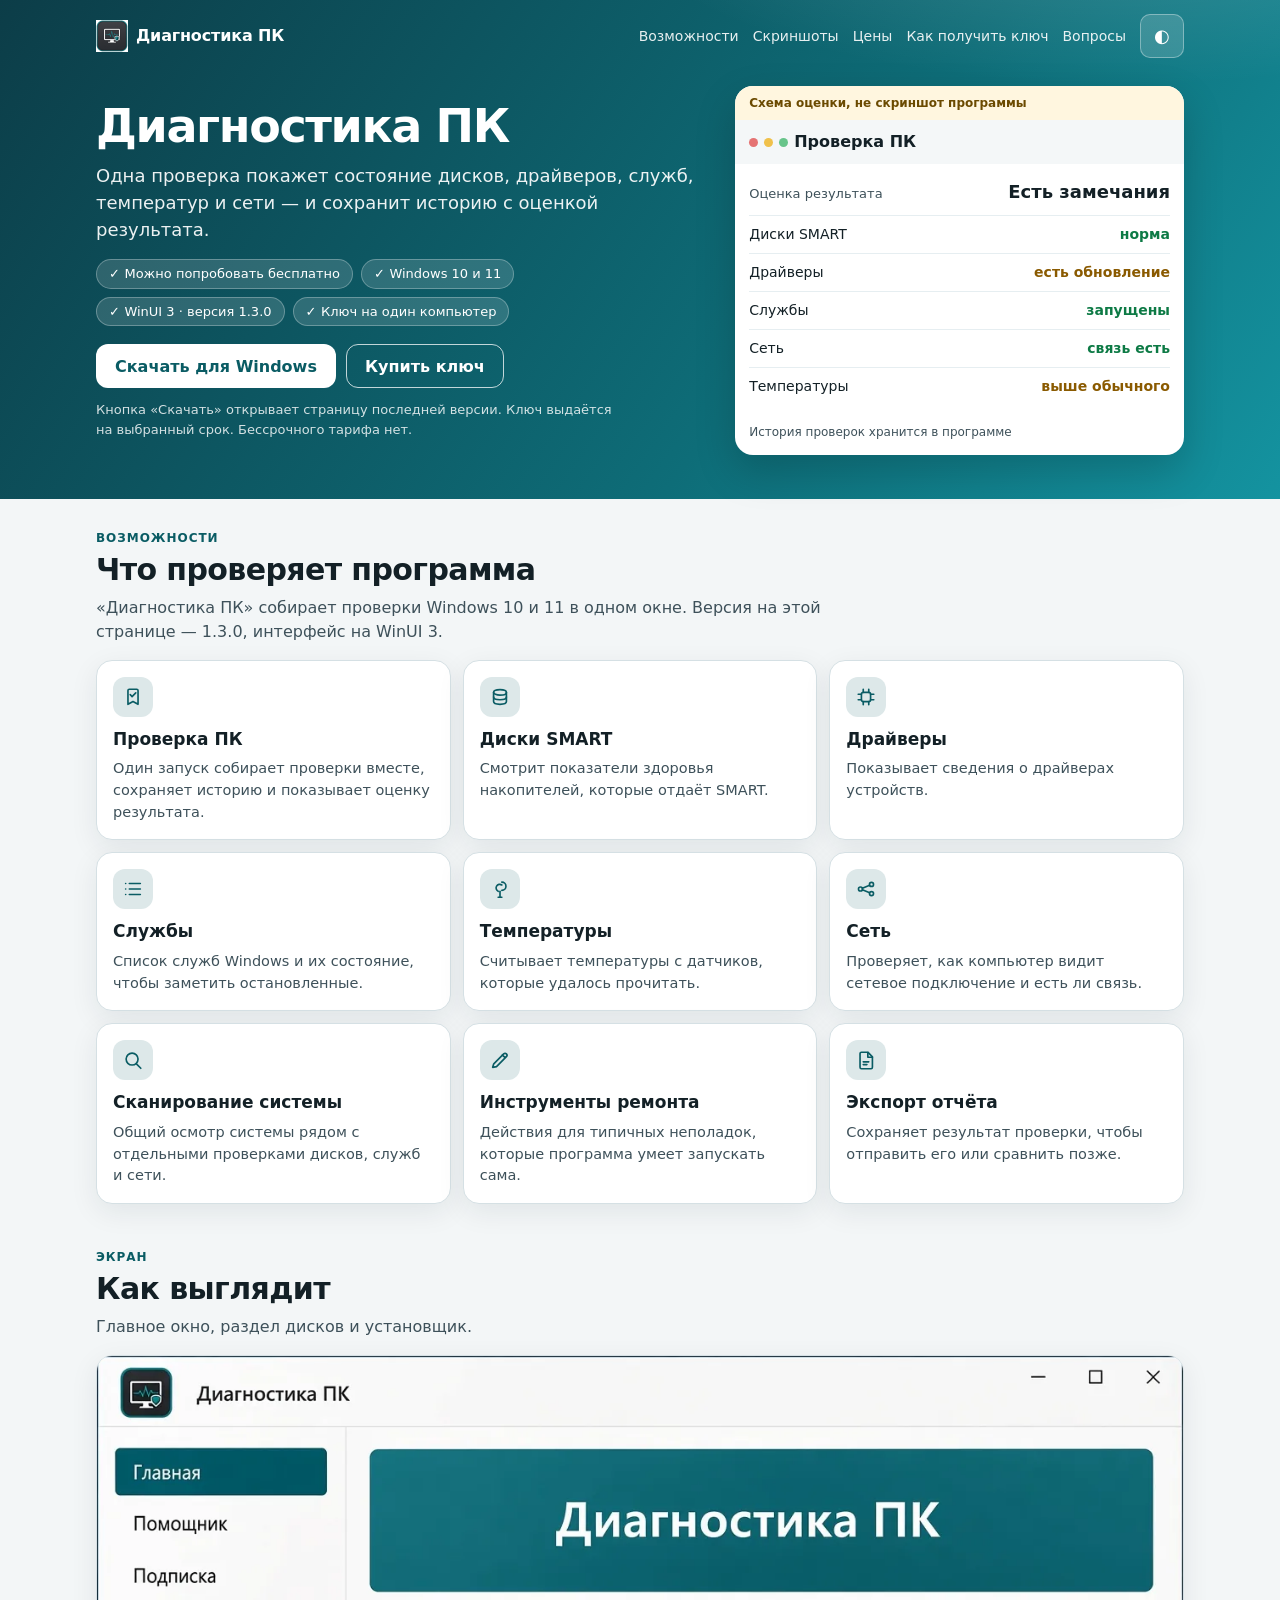
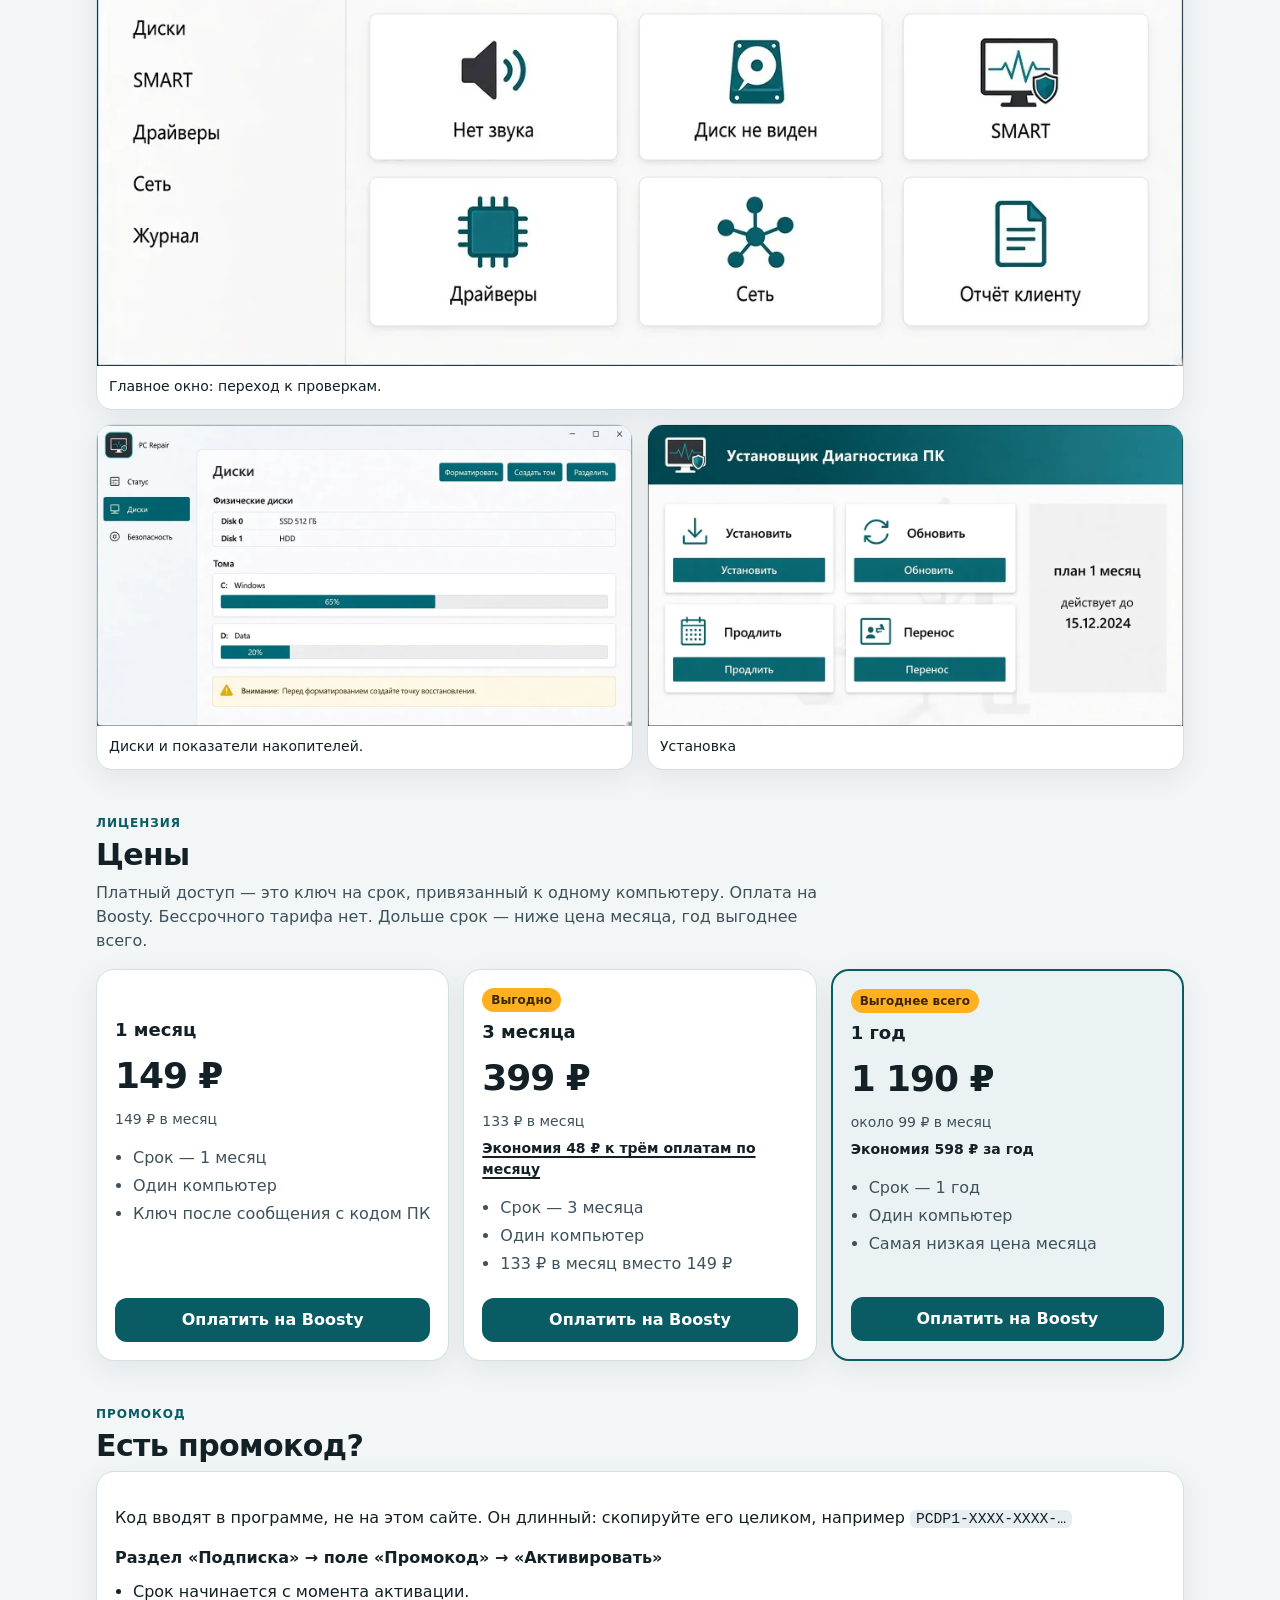
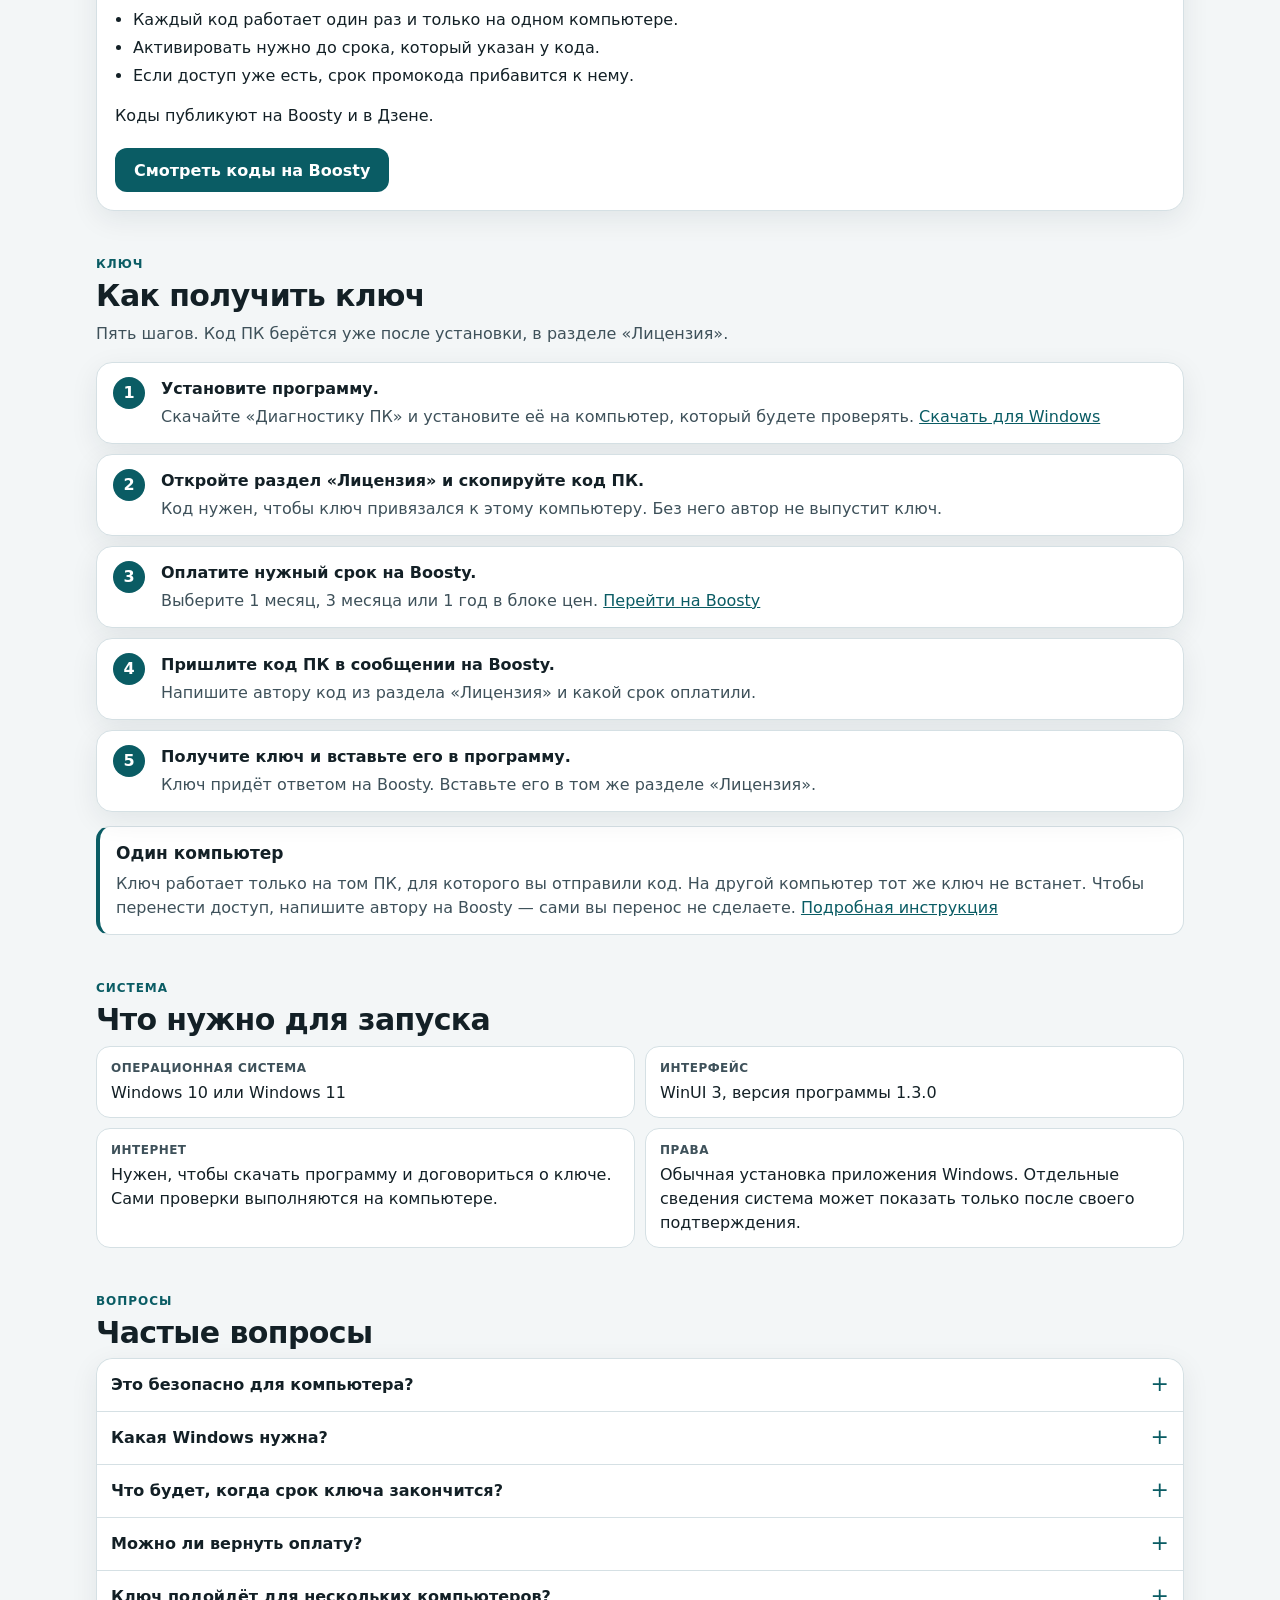
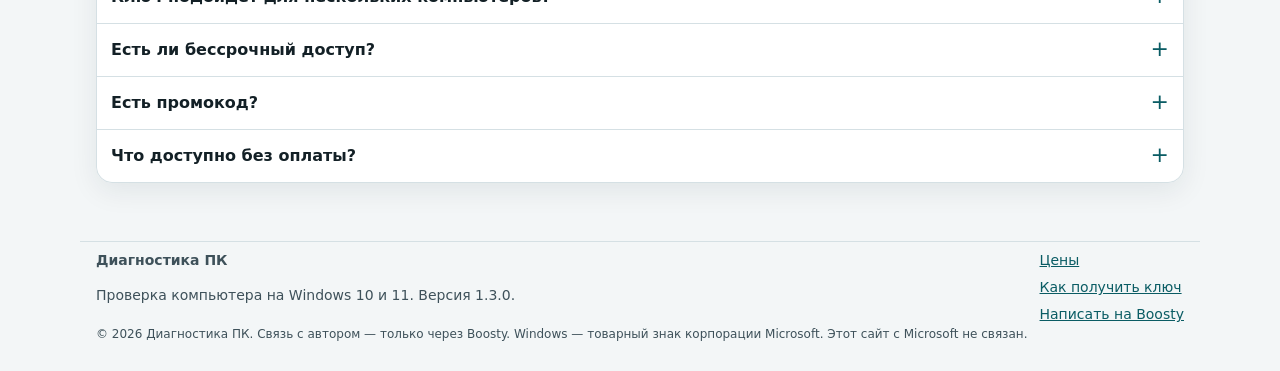
<file: pc-diagnostika/index.html>
<!doctype html>
<html lang="ru">
<head>
<meta charset="utf-8">
<meta name="viewport" content="width=device-width, initial-scale=1">
<title>Диагностика ПК — проверка компьютера на Windows 10 и 11</title>
<meta name="description" content="Проверка ПК на Windows 10 и 11: диски SMART, драйверы, службы, температуры, сеть, история сканирований и отчёт. Можно попробовать бесплатно. Ключ на 1 месяц, 3 месяца или год — на один компьютер.">
<link rel="canonical" href="https://furfantom1331fur.github.io/pc-diagnostika/">
<meta name="robots" content="index, follow">
<meta name="theme-color" content="#0c3d48">
<link rel="icon" href="favicon.png" type="image/png">
<link rel="apple-touch-icon" href="favicon.png">
<meta property="og:type" content="website">
<meta property="og:locale" content="ru_RU">
<meta property="og:site_name" content="Диагностика ПК">
<meta property="og:title" content="Диагностика ПК — проверка компьютера на Windows">
<meta property="og:description" content="Одна проверка покажет состояние дисков, драйверов, служб, температур и сети. Можно попробовать бесплатно. Ключ на срок — на один компьютер.">
<meta property="og:url" content="https://furfantom1331fur.github.io/pc-diagnostika/">
<meta property="og:image" content="https://furfantom1331fur.github.io/pc-diagnostika/og.png">
<meta property="og:image:width" content="1280">
<meta property="og:image:height" content="720">
<meta property="og:image:alt" content="Диагностика ПК — проверка компьютера на Windows 10 и 11">
<meta name="twitter:card" content="summary_large_image">
<meta name="twitter:title" content="Диагностика ПК — проверка компьютера на Windows">
<meta name="twitter:description" content="Диски, драйверы, температуры и сеть. Пробный запуск бесплатно, ключ на срок — на один компьютер.">
<meta name="twitter:image" content="https://furfantom1331fur.github.io/pc-diagnostika/og.png">
<script>/* тема до отрисовки, чтобы не мигало */try{var t=localStorage.getItem('pcd.theme');if(t||matchMedia('(prefers-color-scheme: dark)').matches)document.documentElement.dataset.theme=t||'dark'}catch(e){}</script>
<link rel="stylesheet" href="style.css?v=20261107d">
<script type="application/ld+json">
{
  "@context": "https://schema.org",
  "@type": "SoftwareApplication",
  "name": "Диагностика ПК",
  "softwareVersion": "1.3.0",
  "operatingSystem": "Windows 10, Windows 11",
  "applicationCategory": "UtilitiesApplication",
  "url": "https://furfantom1331fur.github.io/pc-diagnostika/",
  "inLanguage": "ru",
  "description": "Программа проверки компьютера на Windows 10 и 11: диски SMART, драйверы, службы, температуры, сеть, проверка в один клик с историей и оценкой, инструменты ремонта и экспорт отчёта.",
  "offers": [
    {"@type": "Offer", "price": "0", "priceCurrency": "RUB", "description": "Пробный запуск без ключа"},
    {"@type": "Offer", "price": "149", "priceCurrency": "RUB", "description": "Ключ на 1 месяц, один компьютер"},
    {"@type": "Offer", "price": "399", "priceCurrency": "RUB", "description": "Ключ на 3 месяца, один компьютер"},
    {"@type": "Offer", "price": "1190", "priceCurrency": "RUB", "description": "Ключ на 1 год, один компьютер"}
  ]
}
</script>
<script type="application/ld+json">
{
  "@context": "https://schema.org",
  "@type": "FAQPage",
  "mainEntity": [
    {
      "@type": "Question",
      "name": "Это безопасно для компьютера?",
      "acceptedAnswer": {
        "@type": "Answer",
        "text": "Диагностика ПК читает сведения о компьютере — диски, драйверы, службы, температуры, сеть — и показывает результат на экране. Это программа проверки, а не антивирус: она не обещает удалить вирусы и не заменяет резервную копию. Скачивайте установщик только кнопкой «Скачать» на этой странице. Перед установкой Windows может показать окно контроля учётных записей: так система спрашивает разрешение."
      }
    },
    {
      "@type": "Question",
      "name": "Какая Windows нужна?",
      "acceptedAnswer": {
        "@type": "Answer",
        "text": "Нужна Windows 10 или Windows 11. Программа собрана на WinUI 3 под эти системы. Более старые версии Windows не поддерживаются."
      }
    },
    {
      "@type": "Question",
      "name": "Что будет, когда срок ключа закончится?",
      "acceptedAnswer": {
        "@type": "Answer",
        "text": "Ключ работает до конца оплаченного срока и только на том компьютере, для которого вы его получили. Когда срок заканчивается, этот ключ больше не открывает доступ. Чтобы продолжить, выберите новый срок на Boosty и снова пришлите код ПК из раздела «Лицензия». Что программа позволяет без действующего ключа, написано в разделе «Лицензия» внутри неё."
      }
    },
    {
      "@type": "Question",
      "name": "Можно ли вернуть оплату?",
      "acceptedAnswer": {
        "@type": "Answer",
        "text": "Оплата идёт через Boosty. Вопросы о возврате решайте с автором в сообщениях на Boosty: напишите, какой срок оплатили и что случилось. Эта страница не обещает возврат и не заменяет правила Boosty."
      }
    },
    {
      "@type": "Question",
      "name": "Ключ подойдёт для нескольких компьютеров?",
      "acceptedAnswer": {
        "@type": "Answer",
        "text": "Нет. Один ключ привязан к одному ПК — к тому, чей код вы отправили. Чтобы пользоваться программой на другом компьютере, напишите автору на Boosty. Сами перенести ключ нельзя."
      }
    },
    {
      "@type": "Question",
      "name": "Есть ли бессрочный доступ?",
      "acceptedAnswer": {
        "@type": "Answer",
        "text": "Нет. Доступ продаётся на срок: 1 месяц, 3 месяца или 1 год. Бессрочного тарифа нет."
      }
    },
    {
      "@type": "Question",
      "name": "Есть промокод?",
      "acceptedAnswer": {
        "@type": "Answer",
        "text": "Промокод вводят в программе, не на этом сайте. Код длинный, его копируют целиком. Вид такой: PCDP1-XXXX-XXXX-…. Откройте раздел «Подписка», вставьте код в поле «Промокод» и нажмите «Активировать». Срок начинается с активации. Каждый код срабатывает один раз на одном компьютере и только до своего срока. Если доступ уже есть, срок промокода прибавится к нему. Коды публикуют на Boosty и в Дзене."
      }
    },
    {
      "@type": "Question",
      "name": "Что доступно без оплаты?",
      "acceptedAnswer": {
        "@type": "Answer",
        "text": "Программу можно установить и попробовать без ключа. Оплаченный ключ открывает доступ на выбранный срок. Точный список того, что закрыто без ключа, показывает раздел «Лицензия» в программе — он зависит от версии."
      }
    }
  ]
}
</script>
<!-- Yandex.Metrika counter -->
<script type="text/javascript">
  (function(m,e,t,r,i,k,a){
    m[i]=m[i]||function(){(m[i].a=m[i].a||[]).push(arguments)};
    m[i].l=1*new Date();
    for (var j = 0; j < document.scripts.length; j++) {if (document.scripts[j].src === r) { return; }}
    k=e.createElement(t),a=e.getElementsByTagName(t)[0],k.async=1,k.src=r,a.parentNode.insertBefore(k,a)
  })(window, document, 'script', 'https://mc.yandex.ru/metrika/tag.js?id=113981254', 'ym');
  ym(113981254, 'init', {ssr:true, webvisor:true, clickmap:true, accurateTrackBounce:true, trackLinks:true});
</script>
<noscript><div><img src="https://mc.yandex.ru/watch/113981254" style="position:absolute; left:-9999px;" alt="" /></div></noscript>
<!-- /Yandex.Metrika counter -->
</head>
<body>
<a class="skip" href="#main">К содержанию</a>
<header class="top">
  <div class="wrap">
    <nav class="nav" aria-label="Разделы">
      <a class="logo" href="./"><img src="favicon.png" alt="" width="32" height="32"> Диагностика ПК</a>
      <div class="nav-side">
        <details class="nav-drop">
          <summary>Меню</summary>
          <div class="nav-drop-panel">
            <a href="./#features">Возможности</a>
            <a href="./#screens">Скриншоты</a>
            <a href="./#prices">Цены</a>
            <a href="instrukciya.html">Как получить ключ</a>
            <a href="./#faq">Вопросы</a>
          </div>
        </details>
        <div class="nav-links">
          <a href="./#features">Возможности</a>
          <a href="./#screens">Скриншоты</a>
          <a href="./#prices">Цены</a>
          <a href="instrukciya.html">Как получить ключ</a>
          <a href="./#faq">Вопросы</a>
          <button type="button" id="theme" class="icon-btn" aria-label="Переключить тёмную тему" title="Тёмная / светлая тема">◐</button>
        </div>
      </div>
    </nav>
    <div class="hero">
      <div class="hero-copy">
        <h1>Диагностика ПК</h1>
        <p class="sub">Одна проверка покажет состояние дисков, драйверов, служб, температур и сети — и сохранит историю с оценкой результата.</p>
        <ul class="badges">
          <li>Можно попробовать бесплатно</li>
          <li>Windows 10 и 11</li>
          <li>WinUI 3 · версия 1.3.0</li>
          <li>Ключ на один компьютер</li>
        </ul>
        <div class="hero-actions">
          <a class="btn btn-light" data-download>Скачать для Windows</a>
          <a class="btn btn-line" href="./#prices">Купить ключ</a>
        </div>
        <p class="hero-note">Кнопка «Скачать» открывает страницу последней версии. Ключ выдаётся на выбранный срок. Бессрочного тарифа нет.</p>
      </div>
      <div class="demo" aria-hidden="true">
        <p class="demo-flag">Схема оценки, не скриншот программы</p>
        <div class="demo-bar"><span></span><span></span><span></span><b>Проверка ПК</b></div>
        <div class="demo-score"><span>Оценка результата</span><strong>Есть замечания</strong></div>
        <ul>
          <li class="ok"><span>Диски SMART</span><em>норма</em></li>
          <li class="warn"><span>Драйверы</span><em>есть обновление</em></li>
          <li class="ok"><span>Службы</span><em>запущены</em></li>
          <li class="ok"><span>Сеть</span><em>связь есть</em></li>
          <li class="warn"><span>Температуры</span><em>выше обычного</em></li>
        </ul>
        <p class="demo-history">История проверок хранится в программе</p>
      </div>
    </div>
  </div>
</header>

<main id="main">
  <section class="section" id="features">
    <div class="wrap">
      <p class="kicker">Возможности</p>
      <h2>Что проверяет программа</h2>
      <p class="lead">«Диагностика ПК» собирает проверки Windows 10 и 11 в одном окне. Версия на этой странице — 1.3.0, интерфейс на WinUI 3.</p>
      <div class="feature-grid">
        <article class="feature">
          <div class="ico" aria-hidden="true"><svg viewBox="0 0 24 24" width="22" height="22" fill="none" stroke="currentColor" stroke-width="1.8" stroke-linecap="round" stroke-linejoin="round"><path d="M8 3.5h8a1.5 1.5 0 0 1 1.5 1.5v15l-5.5-3-5.5 3V5A1.5 1.5 0 0 1 8 3.5z"/><path d="M9 9.5l2 2 4-4"/></svg></div>
          <h3>Проверка ПК</h3>
          <p>Один запуск собирает проверки вместе, сохраняет историю и показывает оценку результата.</p>
        </article>
        <article class="feature">
          <div class="ico" aria-hidden="true"><svg viewBox="0 0 24 24" width="22" height="22" fill="none" stroke="currentColor" stroke-width="1.8" stroke-linecap="round" stroke-linejoin="round"><ellipse cx="12" cy="7" rx="7" ry="3"/><path d="M5 7v5c0 1.7 3.1 3 7 3s7-1.3 7-3V7"/><path d="M5 12v5c0 1.7 3.1 3 7 3s7-1.3 7-3v-5"/></svg></div>
          <h3>Диски SMART</h3>
          <p>Смотрит показатели здоровья накопителей, которые отдаёт SMART.</p>
        </article>
        <article class="feature">
          <div class="ico" aria-hidden="true"><svg viewBox="0 0 24 24" width="22" height="22" fill="none" stroke="currentColor" stroke-width="1.8" stroke-linecap="round" stroke-linejoin="round"><rect x="7" y="7" width="10" height="10" rx="2"/><path d="M9 3.5v3.5M15 3.5v3.5M9 17v3.5M15 17v3.5M3.5 9H7M3.5 15H7M17 9h3.5M17 15h3.5"/></svg></div>
          <h3>Драйверы</h3>
          <p>Показывает сведения о драйверах устройств.</p>
        </article>
        <article class="feature">
          <div class="ico" aria-hidden="true"><svg viewBox="0 0 24 24" width="22" height="22" fill="none" stroke="currentColor" stroke-width="1.8" stroke-linecap="round"><path d="M8 6h12M8 12h12M8 18h12"/><path d="M4 6h.01M4 12h.01M4 18h.01"/></svg></div>
          <h3>Службы</h3>
          <p>Список служб Windows и их состояние, чтобы заметить остановленные.</p>
        </article>
        <article class="feature">
          <div class="ico" aria-hidden="true"><svg viewBox="0 0 24 24" width="22" height="22" fill="none" stroke="currentColor" stroke-width="1.8" stroke-linecap="round" stroke-linejoin="round"><path d="M10 14.5a4 4 0 1 1 4-6.9"/><path d="M12 14.5V21"/><path d="M10 21h4"/><path d="M14 4.5a4.5 4.5 0 0 1 0 9"/></svg></div>
          <h3>Температуры</h3>
          <p>Считывает температуры с датчиков, которые удалось прочитать.</p>
        </article>
        <article class="feature">
          <div class="ico" aria-hidden="true"><svg viewBox="0 0 24 24" width="22" height="22" fill="none" stroke="currentColor" stroke-width="1.8" stroke-linecap="round"><circle cx="6" cy="12" r="2.2"/><circle cx="18" cy="7" r="2.2"/><circle cx="18" cy="17" r="2.2"/><path d="M8 11.2 16 8M8 12.8l8 3.2"/></svg></div>
          <h3>Сеть</h3>
          <p>Проверяет, как компьютер видит сетевое подключение и есть ли связь.</p>
        </article>
        <article class="feature">
          <div class="ico" aria-hidden="true"><svg viewBox="0 0 24 24" width="22" height="22" fill="none" stroke="currentColor" stroke-width="1.8" stroke-linecap="round"><circle cx="11" cy="11" r="6.5"/><path d="M16 16.5 20.5 21"/></svg></div>
          <h3>Сканирование системы</h3>
          <p>Общий осмотр системы рядом с отдельными проверками дисков, служб и сети.</p>
        </article>
        <article class="feature">
          <div class="ico" aria-hidden="true"><svg viewBox="0 0 24 24" width="22" height="22" fill="none" stroke="currentColor" stroke-width="1.8" stroke-linecap="round" stroke-linejoin="round"><path d="M14.5 6.5l3 3M4 20l4.2-.8L19 8.4a2.1 2.1 0 0 0-3-3L5.2 16.2 4 20z"/></svg></div>
          <h3>Инструменты ремонта</h3>
          <p>Действия для типичных неполадок, которые программа умеет запускать сама.</p>
        </article>
        <article class="feature">
          <div class="ico" aria-hidden="true"><svg viewBox="0 0 24 24" width="22" height="22" fill="none" stroke="currentColor" stroke-width="1.8" stroke-linecap="round" stroke-linejoin="round"><path d="M7 3.5h7l5 5V20a1.5 1.5 0 0 1-1.5 1.5h-10.5A1.5 1.5 0 0 1 5.5 20V5A1.5 1.5 0 0 1 7 3.5z"/><path d="M14 3.8V9h5"/><path d="M9 14h6M9 17h4"/></svg></div>
          <h3>Экспорт отчёта</h3>
          <p>Сохраняет результат проверки, чтобы отправить его или сравнить позже.</p>
        </article>
      </div>
    </div>
  </section>

  <section class="section" id="screens">
    <div class="wrap">
      <p class="kicker">Экран</p>
      <h2>Как выглядит</h2>
      <p class="lead">Главное окно, раздел дисков и установщик.</p>
      <div class="shot-grid">
        <figure class="shot shot-main">
          <img src="img/home.webp" width="1280" height="720" alt="Главное окно «Диагностика ПК»: переход к проверкам звука, дисков, SMART, драйверов, сети и отчёта" decoding="async">
          <figcaption>Главное окно: переход к проверкам.</figcaption>
        </figure>
        <figure class="shot">
          <img src="img/disks.webp" width="1280" height="720" alt="Раздел «Диски»: накопители и занятое место на томах" decoding="async">
          <figcaption>Диски и показатели накопителей.</figcaption>
        </figure>
        <figure class="shot">
          <img src="img/installer.webp" width="1280" height="720" alt="Установщик «Диагностика ПК»: установка, обновление, продление и перенос" decoding="async">
          <figcaption>Установка</figcaption>
        </figure>
      </div>
    </div>
  </section>

  <section class="section" id="prices">
    <div class="wrap">
      <p class="kicker">Лицензия</p>
      <h2>Цены</h2>
      <p class="lead">Платный доступ — это ключ на срок, привязанный к одному компьютеру. Оплата на Boosty. Бессрочного тарифа нет. Дольше срок — ниже цена месяца, год выгоднее всего.</p>
      <div class="price-grid">
        <article class="price">
          <h3>1 месяц</h3>
          <p class="sum">149&nbsp;₽</p>
          <p class="per">149&nbsp;₽ в месяц</p>
          <ul>
            <li>Срок — 1 месяц</li>
            <li>Один компьютер</li>
            <li>Ключ после сообщения с кодом ПК</li>
          </ul>
          <a class="btn btn-primary" data-boosty data-plan="1m">Оплатить на Boosty</a>
        </article>
        <article class="price price-good">
          <p class="badge">Выгодно</p>
          <h3>3 месяца</h3>
          <p class="sum">399&nbsp;₽</p>
          <p class="per">133&nbsp;₽ в месяц</p>
          <p class="save">Экономия 48&nbsp;₽ к трём оплатам по месяцу</p>
          <ul>
            <li>Срок — 3 месяца</li>
            <li>Один компьютер</li>
            <li>133&nbsp;₽ в месяц вместо 149&nbsp;₽</li>
          </ul>
          <a class="btn btn-primary" data-boosty data-plan="3m">Оплатить на Boosty</a>
        </article>
        <article class="price price-best">
          <p class="badge">Выгоднее всего</p>
          <h3>1 год</h3>
          <p class="sum">1&nbsp;190&nbsp;₽</p>
          <p class="per">около 99&nbsp;₽ в месяц</p>
          <p class="save">Экономия 598&nbsp;₽ за год</p>
          <ul>
            <li>Срок — 1 год</li>
            <li>Один компьютер</li>
            <li>Самая низкая цена месяца</li>
          </ul>
          <a class="btn btn-primary" data-boosty data-plan="1y">Оплатить на Boosty</a>
        </article>
      </div>
    </div>
  </section>

  <section class="section" id="promo">
    <div class="wrap">
      <p class="kicker">Промокод</p>
      <h2>Есть промокод?</h2>
      <div class="promo">
        <p>Код вводят в программе, не на этом сайте. Он длинный: скопируйте его целиком, например <code class="code">PCDP1-XXXX-XXXX-…</code></p>
        <p class="path">Раздел «Подписка» → поле «Промокод» → «Активировать»</p>
        <ul>
          <li>Срок начинается с момента активации.</li>
          <li>Каждый код работает один раз и только на одном компьютере.</li>
          <li>Активировать нужно до срока, который указан у кода.</li>
          <li>Если доступ уже есть, срок промокода прибавится к нему.</li>
        </ul>
        <p>Коды публикуют на Boosty и в Дзене.</p>
        <a class="btn btn-primary inline" data-promo>Смотреть коды на Boosty</a>
      </div>
    </div>
  </section>

  <section class="section" id="howto">
    <div class="wrap">
      <p class="kicker">Ключ</p>
      <h2>Как получить ключ</h2>
      <p class="lead">Пять шагов. Код ПК берётся уже после установки, в разделе «Лицензия».</p>
      <ol class="steps">
        <li>
          <strong>Установите программу.</strong>
          <p>Скачайте «Диагностику ПК» и установите её на компьютер, который будете проверять. <a data-download>Скачать для Windows</a></p>
        </li>
        <li>
          <strong>Откройте раздел «Лицензия» и скопируйте код ПК.</strong>
          <p>Код нужен, чтобы ключ привязался к этому компьютеру. Без него автор не выпустит ключ.</p>
        </li>
        <li>
          <strong>Оплатите нужный срок на Boosty.</strong>
          <p>Выберите 1 месяц, 3 месяца или 1 год в блоке цен. <a data-boosty data-plan="steps">Перейти на Boosty</a></p>
        </li>
        <li>
          <strong>Пришлите код ПК в сообщении на Boosty.</strong>
          <p>Напишите автору код из раздела «Лицензия» и какой срок оплатили.</p>
        </li>
        <li>
          <strong>Получите ключ и вставьте его в программу.</strong>
          <p>Ключ придёт ответом на Boosty. Вставьте его в том же разделе «Лицензия».</p>
        </li>
      </ol>
      <div class="callout">
        <h3>Один компьютер</h3>
        <p>Ключ работает только на том ПК, для которого вы отправили код. На другой компьютер тот же ключ не встанет. Чтобы перенести доступ, напишите автору на Boosty — сами вы перенос не сделаете. <a href="instrukciya.html">Подробная инструкция</a></p>
      </div>
    </div>
  </section>

  <section class="section" id="requirements">
    <div class="wrap">
      <p class="kicker">Система</p>
      <h2>Что нужно для запуска</h2>
      <dl class="reqs">
        <div>
          <dt>Операционная система</dt>
          <dd>Windows 10 или Windows 11</dd>
        </div>
        <div>
          <dt>Интерфейс</dt>
          <dd>WinUI 3, версия программы 1.3.0</dd>
        </div>
        <div>
          <dt>Интернет</dt>
          <dd>Нужен, чтобы скачать программу и договориться о ключе. Сами проверки выполняются на компьютере.</dd>
        </div>
        <div>
          <dt>Права</dt>
          <dd>Обычная установка приложения Windows. Отдельные сведения система может показать только после своего подтверждения.</dd>
        </div>
      </dl>
    </div>
  </section>

  <section class="section" id="faq">
    <div class="wrap">
      <p class="kicker">Вопросы</p>
      <h2>Частые вопросы</h2>
      <div class="faq">
        <details class="qa">
          <summary>Это безопасно для компьютера?</summary>
          <p>Диагностика ПК читает сведения о компьютере — диски, драйверы, службы, температуры, сеть — и показывает результат на экране. Это программа проверки, а не антивирус: она не обещает удалить вирусы и не заменяет резервную копию. Скачивайте установщик только кнопкой «Скачать» на этой странице. Перед установкой Windows может показать окно контроля учётных записей: так система спрашивает разрешение.</p>
        </details>
        <details class="qa">
          <summary>Какая Windows нужна?</summary>
          <p>Нужна Windows 10 или Windows 11. Программа собрана на WinUI 3 под эти системы. Более старые версии Windows не поддерживаются.</p>
        </details>
        <details class="qa">
          <summary>Что будет, когда срок ключа закончится?</summary>
          <p>Ключ работает до конца оплаченного срока и только на том компьютере, для которого вы его получили. Когда срок заканчивается, этот ключ больше не открывает доступ. Чтобы продолжить, выберите новый срок на Boosty и снова пришлите код ПК из раздела «Лицензия». Что программа позволяет без действующего ключа, написано в разделе «Лицензия» внутри неё.</p>
        </details>
        <details class="qa">
          <summary>Можно ли вернуть оплату?</summary>
          <p>Оплата идёт через Boosty. Вопросы о возврате решайте с автором в сообщениях на Boosty: напишите, какой срок оплатили и что случилось. Эта страница не обещает возврат и не заменяет правила Boosty.</p>
        </details>
        <details class="qa">
          <summary>Ключ подойдёт для нескольких компьютеров?</summary>
          <p>Нет. Один ключ привязан к одному ПК — к тому, чей код вы отправили. Чтобы пользоваться программой на другом компьютере, напишите автору на Boosty. Сами перенести ключ нельзя.</p>
        </details>
        <details class="qa">
          <summary>Есть ли бессрочный доступ?</summary>
          <p>Нет. Доступ продаётся на срок: 1 месяц, 3 месяца или 1 год. Бессрочного тарифа нет.</p>
        </details>
        <details class="qa">
          <summary>Есть промокод?</summary>
          <p>Промокод вводят в программе, не на этом сайте. Код длинный, его копируют целиком. Вид такой: <code class="code">PCDP1-XXXX-XXXX-…</code>. Откройте раздел «Подписка», вставьте код в поле «Промокод» и нажмите «Активировать». Срок начинается с активации. Каждый код срабатывает один раз на одном компьютере и только до своего срока. Если доступ уже есть, срок промокода прибавится к нему. Коды публикуют на Boosty и в Дзене.</p>
        </details>
        <details class="qa">
          <summary>Что доступно без оплаты?</summary>
          <p>Программу можно установить и попробовать без ключа. Оплаченный ключ открывает доступ на выбранный срок. Точный список того, что закрыто без ключа, показывает раздел «Лицензия» в программе — он зависит от версии.</p>
        </details>
      </div>
    </div>
  </section>
</main>

<footer class="site-foot">
  <div class="wrap foot-grid">
    <div>
      <strong>Диагностика ПК</strong>
      <p>Проверка компьютера на Windows 10 и 11. Версия 1.3.0.</p>
    </div>
    <div class="foot-links">
      <a href="./#prices">Цены</a>
      <a href="instrukciya.html">Как получить ключ</a>
      <a data-boosty data-plan="contact">Написать на Boosty</a>
    </div>
  </div>
  <p class="wrap legal">© 2026 Диагностика ПК. Связь с автором — только через Boosty. Windows — товарный знак корпорации Microsoft. Этот сайт с Microsoft не связан.</p>
</footer>
<script src="config.js?v=20261107d"></script>
<script src="site.js?v=20261107d"></script>
</body>
</html>
</file>
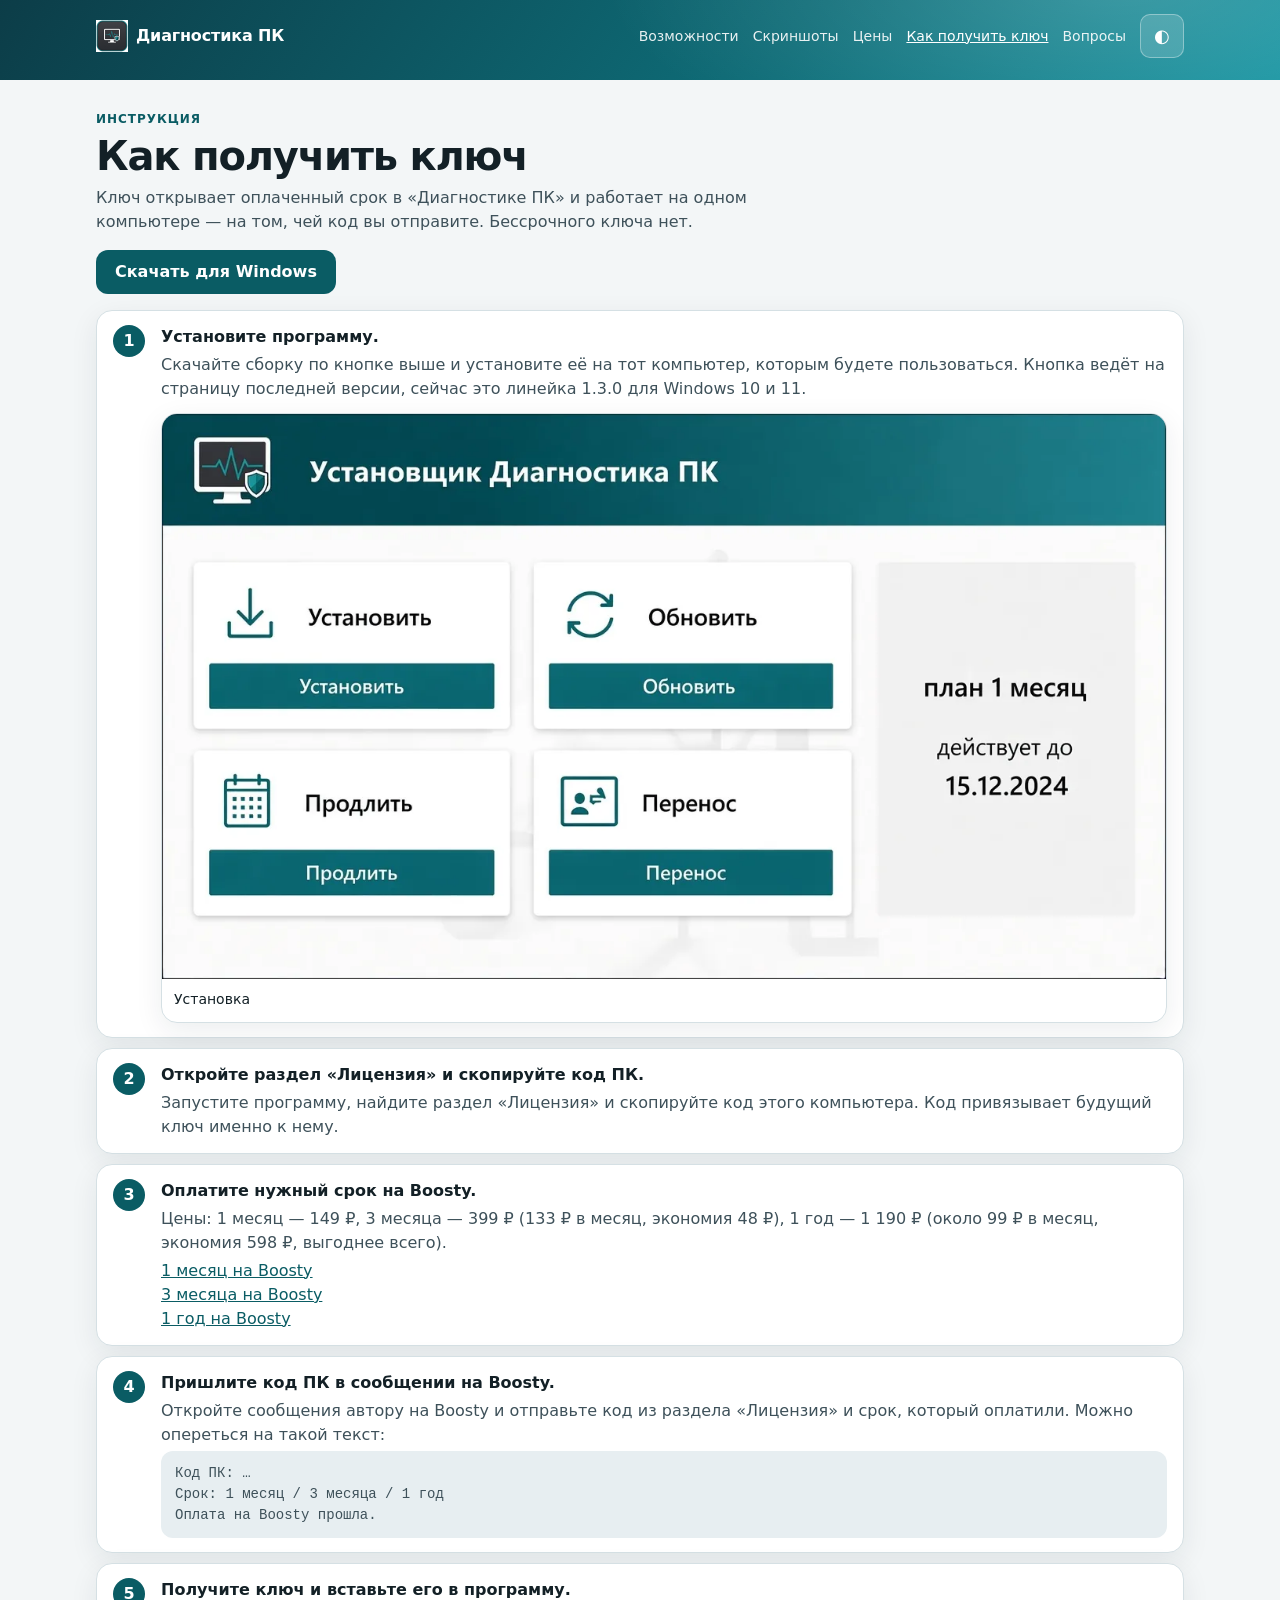
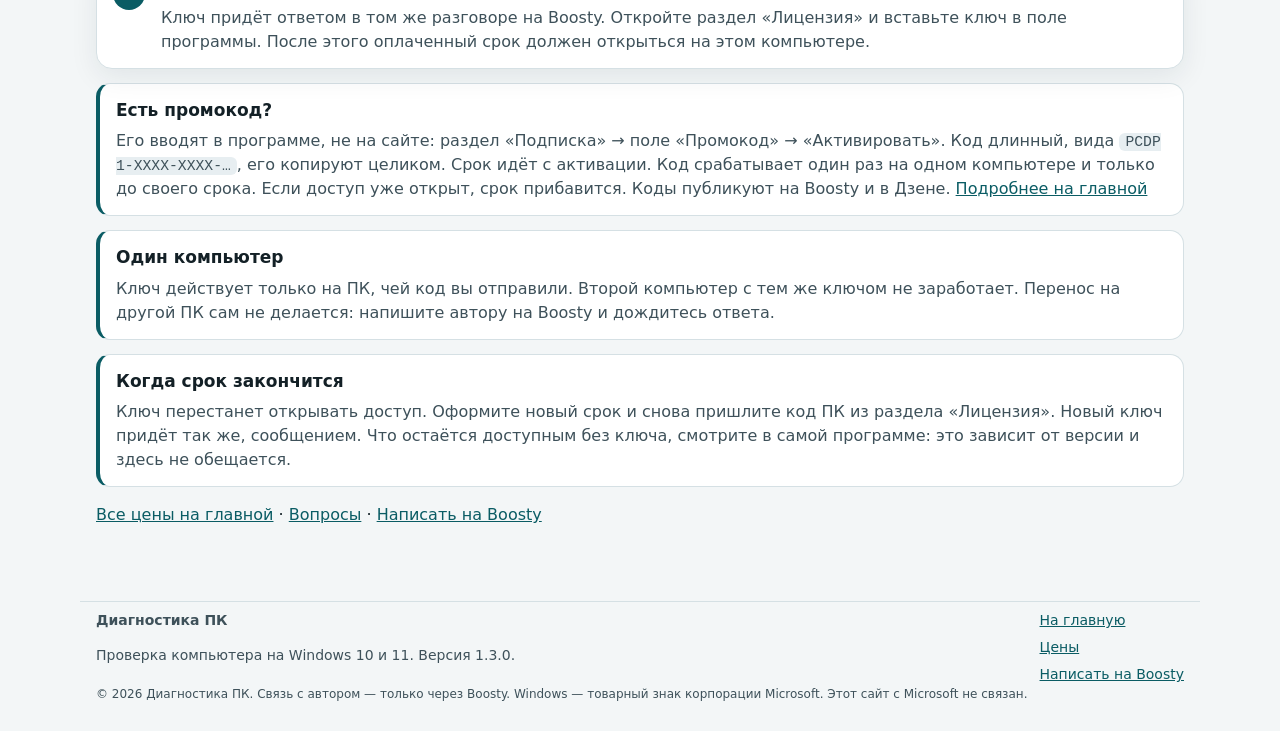
<file: pc-diagnostika/instrukciya.html>
<!doctype html>
<html lang="ru">
<head>
<meta charset="utf-8">
<meta name="viewport" content="width=device-width, initial-scale=1">
<title>Как получить ключ — Диагностика ПК</title>
<meta name="description" content="Как получить ключ «Диагностики ПК»: установить программу, скопировать код ПК в разделе «Лицензия», оплатить срок на Boosty и вставить ключ. Ключ работает на одном компьютере.">
<link rel="canonical" href="https://furfantom1331fur.github.io/pc-diagnostika/instrukciya.html">
<meta name="robots" content="index, follow">
<meta name="theme-color" content="#0c3d48">
<link rel="icon" href="favicon.png" type="image/png">
<link rel="apple-touch-icon" href="favicon.png">
<meta property="og:type" content="article">
<meta property="og:locale" content="ru_RU">
<meta property="og:site_name" content="Диагностика ПК">
<meta property="og:title" content="Как получить ключ — Диагностика ПК">
<meta property="og:description" content="Пять шагов: установка, код ПК, оплата срока на Boosty, сообщение автору и вставка ключа. Один ключ — один компьютер.">
<meta property="og:url" content="https://furfantom1331fur.github.io/pc-diagnostika/instrukciya.html">
<meta property="og:image" content="https://furfantom1331fur.github.io/pc-diagnostika/og.png">
<meta property="og:image:width" content="1280">
<meta property="og:image:height" content="720">
<meta property="og:image:alt" content="Диагностика ПК — проверка компьютера на Windows 10 и 11">
<meta name="twitter:card" content="summary_large_image">
<meta name="twitter:title" content="Как получить ключ — Диагностика ПК">
<meta name="twitter:description" content="Установка, код ПК, оплата на Boosty и вставка ключа. Ключ привязан к одному компьютеру.">
<meta name="twitter:image" content="https://furfantom1331fur.github.io/pc-diagnostika/og.png">
<script>/* тема до отрисовки, чтобы не мигало */try{var t=localStorage.getItem('pcd.theme');if(t||matchMedia('(prefers-color-scheme: dark)').matches)document.documentElement.dataset.theme=t||'dark'}catch(e){}</script>
<link rel="stylesheet" href="style.css?v=20261107d">
<script type="application/ld+json">
{
  "@context": "https://schema.org",
  "@type": "BreadcrumbList",
  "itemListElement": [
    {"@type": "ListItem", "position": 1, "name": "Диагностика ПК", "item": "https://furfantom1331fur.github.io/pc-diagnostika/"},
    {"@type": "ListItem", "position": 2, "name": "Как получить ключ", "item": "https://furfantom1331fur.github.io/pc-diagnostika/instrukciya.html"}
  ]
}
</script>
<!-- Yandex.Metrika counter -->
<script type="text/javascript">
  (function(m,e,t,r,i,k,a){
    m[i]=m[i]||function(){(m[i].a=m[i].a||[]).push(arguments)};
    m[i].l=1*new Date();
    for (var j = 0; j < document.scripts.length; j++) {if (document.scripts[j].src === r) { return; }}
    k=e.createElement(t),a=e.getElementsByTagName(t)[0],k.async=1,k.src=r,a.parentNode.insertBefore(k,a)
  })(window, document, 'script', 'https://mc.yandex.ru/metrika/tag.js?id=113981254', 'ym');
  ym(113981254, 'init', {ssr:true, webvisor:true, clickmap:true, accurateTrackBounce:true, trackLinks:true});
</script>
<noscript><div><img src="https://mc.yandex.ru/watch/113981254" style="position:absolute; left:-9999px;" alt="" /></div></noscript>
<!-- /Yandex.Metrika counter -->
</head>
<body>
<a class="skip" href="#main">К содержанию</a>
<header class="top top-slim">
  <div class="wrap">
    <nav class="nav" aria-label="Разделы">
      <a class="logo" href="./"><img src="favicon.png" alt="" width="32" height="32"> Диагностика ПК</a>
      <div class="nav-side">
        <details class="nav-drop">
          <summary>Меню</summary>
          <div class="nav-drop-panel">
            <a href="./#features">Возможности</a>
            <a href="./#screens">Скриншоты</a>
            <a href="./#prices">Цены</a>
            <a href="instrukciya.html" aria-current="page">Как получить ключ</a>
            <a href="./#faq">Вопросы</a>
          </div>
        </details>
        <div class="nav-links">
          <a href="./#features">Возможности</a>
          <a href="./#screens">Скриншоты</a>
          <a href="./#prices">Цены</a>
          <a href="instrukciya.html" aria-current="page">Как получить ключ</a>
          <a href="./#faq">Вопросы</a>
          <button type="button" id="theme" class="icon-btn" aria-label="Переключить тёмную тему" title="Тёмная / светлая тема">◐</button>
        </div>
      </div>
    </nav>
  </div>
</header>

<main id="main">
  <section class="section">
    <div class="wrap">
      <p class="kicker">Инструкция</p>
      <h1>Как получить ключ</h1>
      <p class="lead">Ключ открывает оплаченный срок в «Диагностике ПК» и работает на одном компьютере — на том, чей код вы отправите. Бессрочного ключа нет.</p>
      <p><a class="btn btn-primary inline" data-download>Скачать для Windows</a></p>

      <ol class="steps">
        <li>
          <strong>Установите программу.</strong>
          <p>Скачайте сборку по кнопке выше и установите её на тот компьютер, которым будете пользоваться. Кнопка ведёт на страницу последней версии, сейчас это линейка 1.3.0 для Windows 10 и 11.</p>
          <figure class="shot shot-space">
            <img src="img/installer.webp" width="1280" height="720" alt="Установщик «Диагностика ПК»" decoding="async">
            <figcaption>Установка</figcaption>
          </figure>
        </li>
        <li>
          <strong>Откройте раздел «Лицензия» и скопируйте код ПК.</strong>
          <p>Запустите программу, найдите раздел «Лицензия» и скопируйте код этого компьютера. Код привязывает будущий ключ именно к нему.</p>
        </li>
        <li>
          <strong>Оплатите нужный срок на Boosty.</strong>
          <p>Цены: 1 месяц — 149&nbsp;₽, 3 месяца — 399&nbsp;₽ (133&nbsp;₽ в месяц, экономия 48&nbsp;₽), 1 год — 1&nbsp;190&nbsp;₽ (около 99&nbsp;₽ в месяц, экономия 598&nbsp;₽, выгоднее всего).</p>
          <p>
            <a data-boosty data-plan="1m">1 месяц на Boosty</a><br>
            <a data-boosty data-plan="3m">3 месяца на Boosty</a><br>
            <a data-boosty data-plan="1y">1 год на Boosty</a>
          </p>
        </li>
        <li>
          <strong>Пришлите код ПК в сообщении на Boosty.</strong>
          <p>Откройте сообщения автору на Boosty и отправьте код из раздела «Лицензия» и срок, который оплатили. Можно опереться на такой текст:</p>
          <p class="template">Код ПК: …
Срок: 1 месяц / 3 месяца / 1 год
Оплата на Boosty прошла.</p>
        </li>
        <li>
          <strong>Получите ключ и вставьте его в программу.</strong>
          <p>Ключ придёт ответом в том же разговоре на Boosty. Откройте раздел «Лицензия» и вставьте ключ в поле программы. После этого оплаченный срок должен открыться на этом компьютере.</p>
        </li>
      </ol>

      <div class="callout" id="promo">
        <h3>Есть промокод?</h3>
        <p>Его вводят в программе, не на сайте: раздел «Подписка» → поле «Промокод» → «Активировать». Код длинный, вида <code class="code">PCDP1-XXXX-XXXX-…</code>, его копируют целиком. Срок идёт с активации. Код срабатывает один раз на одном компьютере и только до своего срока. Если доступ уже открыт, срок прибавится. Коды публикуют на Boosty и в Дзене. <a href="./#promo">Подробнее на главной</a></p>
      </div>
      <div class="callout">
        <h3>Один компьютер</h3>
        <p>Ключ действует только на ПК, чей код вы отправили. Второй компьютер с тем же ключом не заработает. Перенос на другой ПК сам не делается: напишите автору на Boosty и дождитесь ответа.</p>
      </div>
      <div class="callout">
        <h3>Когда срок закончится</h3>
        <p>Ключ перестанет открывать доступ. Оформите новый срок и снова пришлите код ПК из раздела «Лицензия». Новый ключ придёт так же, сообщением. Что остаётся доступным без ключа, смотрите в самой программе: это зависит от версии и здесь не обещается.</p>
      </div>
      <p class="more-links"><a href="./#prices">Все цены на главной</a> · <a href="./#faq">Вопросы</a> · <a data-boosty data-plan="contact">Написать на Boosty</a></p>
    </div>
  </section>
</main>

<footer class="site-foot">
  <div class="wrap foot-grid">
    <div>
      <strong>Диагностика ПК</strong>
      <p>Проверка компьютера на Windows 10 и 11. Версия 1.3.0.</p>
    </div>
    <div class="foot-links">
      <a href="./">На главную</a>
      <a href="./#prices">Цены</a>
      <a data-boosty data-plan="contact">Написать на Boosty</a>
    </div>
  </div>
  <p class="wrap legal">© 2026 Диагностика ПК. Связь с автором — только через Boosty. Windows — товарный знак корпорации Microsoft. Этот сайт с Microsoft не связан.</p>
</footer>
<script src="config.js?v=20261107d"></script>
<script src="site.js?v=20261107d"></script>
</body>
</html>
</file>
<file: pc-diagnostika/style.css>
*{box-sizing:border-box}
:root{
  --bg:#f3f6f7;
  --card:#fff;
  --text:#132026;
  --muted:#3e515a;
  --line:#d5e0e4;
  --soft:#e7eef1;
  --link:#0a5c64;
  --btn:#0a5c64;
  --btn-text:#fff;
  --ok:#0d7a45;
  --warn:#8a5a00;
  --shadow:0 8px 28px rgba(16,40,48,.08);
  color-scheme:light;
}
[data-theme=dark]{
  --bg:#101618;
  --card:#1a2428;
  --text:#e7f0f2;
  --muted:#b7c6cc;
  --line:#2c3c42;
  --soft:#223034;
  --link:#8ee7ee;
  --btn:#0e7f8a;
  --btn-text:#fff;
  --ok:#5ddea0;
  --warn:#f0c14b;
  --shadow:0 8px 28px rgba(0,0,0,.35);
  color-scheme:dark;
}
html{scroll-behavior:smooth}
body{
  margin:0;
  font-family:system-ui,-apple-system,"Segoe UI",Roboto,Arial,sans-serif;
  background:var(--bg);
  color:var(--text);
  font-size:16px;
  line-height:1.5;
  -webkit-text-size-adjust:100%;
}
img{max-width:100%;height:auto}
a{color:var(--link)}
h1,h2,h3,p{overflow-wrap:break-word}
main h1{margin:0 0 8px;font-size:40px;line-height:1.1;letter-spacing:-.03em}
.wrap{max-width:1120px;margin:0 auto;padding:0 16px}
.skip{position:absolute;left:-999px;top:8px;background:#fff;color:#000;padding:8px 12px;border-radius:8px;z-index:9}
.skip:focus{left:8px}
:focus-visible{outline:2px solid #fff;outline-offset:3px}
main :focus-visible,footer :focus-visible{outline-color:var(--link)}

.top{
  background:
    radial-gradient(900px 320px at 88% -20%,rgba(255,255,255,.18),transparent 58%),
    linear-gradient(125deg,#0c3d48 0%,#0e6d78 62%,#1493a0 100%);
  color:#fff;
  padding:14px 0 36px;
}
.top-slim{padding-bottom:22px}
.nav{display:flex;justify-content:space-between;align-items:center;gap:12px}
.logo{display:flex;align-items:center;gap:8px;color:#fff;text-decoration:none;font-weight:700;letter-spacing:-.01em}
.nav-side{display:flex;align-items:center;gap:8px}
.nav-links{display:flex;align-items:center;gap:14px;flex-wrap:wrap;justify-content:flex-end}
.nav-links a{color:#fff;opacity:.9;text-decoration:none;font-size:14px}
.nav-links a:hover,.nav-links a[aria-current=page]{opacity:1;text-decoration:underline}
.icon-btn{
  background:rgba(255,255,255,.15);
  border:1px solid rgba(255,255,255,.35);
  color:#fff;
  border-radius:10px;
  width:44px;height:44px;
  font-size:18px;
  cursor:pointer;
}
.nav-drop{display:none;position:relative}
.nav-drop summary{
  list-style:none;
  cursor:pointer;
  color:#fff;
  border:1px solid rgba(255,255,255,.35);
  background:rgba(255,255,255,.12);
  border-radius:10px;
  min-height:44px;
  padding:0 14px;
  display:flex;
  align-items:center;
  font-weight:700;
}
.nav-drop summary::-webkit-details-marker{display:none}
.nav-drop-panel{
  position:absolute;
  right:0;
  top:calc(100% + 8px);
  background:var(--card);
  color:var(--text);
  border-radius:14px;
  min-width:230px;
  box-shadow:var(--shadow);
  padding:8px;
  z-index:8;
  display:grid;
  border:1px solid var(--line);
}
.nav-drop-panel a{color:var(--text);text-decoration:none;padding:10px 12px;border-radius:8px;font-weight:600}
.nav-drop-panel a:hover{background:var(--soft)}

.hero{display:grid;grid-template-columns:1.15fr .85fr;gap:32px;align-items:center;padding:28px 0 8px}
.hero h1{margin:0;font-size:46px;line-height:1.05;letter-spacing:-.03em}
.sub{margin:12px 0 0;font-size:18px;max-width:38em;color:rgba(255,255,255,.92)}
.badges{list-style:none;display:flex;flex-wrap:wrap;gap:8px;padding:0;margin:16px 0 0}
.badges li{background:rgba(255,255,255,.14);border:1px solid rgba(255,255,255,.28);border-radius:999px;padding:4px 12px;font-size:13px}
.badges li::before{content:"✓ ";font-weight:700}
.hero-actions{display:flex;flex-wrap:wrap;gap:10px;margin-top:18px}
.hero-note{margin:12px 0 0;font-size:13px;max-width:40em;color:rgba(255,255,255,.82)}

.btn{
  display:inline-flex;
  align-items:center;
  justify-content:center;
  text-decoration:none;
  border-radius:12px;
  padding:11px 18px;
  font-weight:700;
  min-height:44px;
  border:1px solid transparent;
  cursor:pointer;
  font:inherit;
  font-weight:700;
  line-height:1.2;
}
.btn-light{background:#fff;color:#0a5c64}
.btn-light:hover{background:#f3fbfb}
.btn-line{background:transparent;color:#fff;border-color:rgba(255,255,255,.75)}
.btn-line:hover{background:rgba(255,255,255,.12)}
.btn-primary{background:var(--btn);color:var(--btn-text);width:100%}
.btn-primary:hover{filter:brightness(1.08)}
.btn-primary.inline{width:auto}

.demo{
  background:#fff;
  color:#132026;
  border-radius:18px;
  box-shadow:0 16px 40px rgba(0,0,0,.18);
  overflow:hidden;
}
.demo-flag{margin:0;padding:8px 14px;background:#fff6df;color:#6b4a00;font-size:12px;font-weight:700}
.demo-bar{display:flex;align-items:center;gap:6px;padding:10px 14px;background:#f4f7f8;font-weight:700}
.demo-bar span{width:9px;height:9px;border-radius:50%;background:#d5e0e4}
.demo-bar span:first-child{background:#e57373}
.demo-bar span:nth-child(2){background:#f0c14b}
.demo-bar span:nth-child(3){background:#67c48a}
.demo-score{display:flex;justify-content:space-between;align-items:baseline;gap:12px;padding:14px 14px 6px}
.demo-score span{font-size:13px;color:#3e515a}
.demo-score strong{font-size:18px}
.demo ul{list-style:none;margin:0;padding:4px 14px 8px}
.demo li{display:flex;justify-content:space-between;gap:12px;padding:8px 0;border-top:1px solid #e6eef1;font-size:14px}
.demo li em{font-style:normal;font-weight:700}
.demo li.ok em{color:#0d7a45}
.demo li.warn em{color:#8a5a00}
.demo-history{margin:0;padding:10px 14px 14px;font-size:12px;color:#3e515a}

main{padding:8px 0 28px}
.section{padding:22px 0}
.kicker{margin:0 0 6px;font-size:12px;font-weight:700;letter-spacing:.08em;text-transform:uppercase;color:var(--link)}
h2{margin:0 0 8px;font-size:30px;line-height:1.15;letter-spacing:-.02em}
.lead{margin:0 0 16px;color:var(--muted);max-width:46em}

.feature-grid{display:grid;grid-template-columns:repeat(3,1fr);gap:12px}
.feature{background:var(--card);border:1px solid var(--line);border-radius:16px;padding:16px;box-shadow:var(--shadow)}
.feature h3{margin:10px 0 6px;font-size:17px}
.feature p{margin:0;color:var(--muted);font-size:14.5px}
.ico{
  width:40px;height:40px;border-radius:12px;
  display:grid;place-items:center;
  background:color-mix(in srgb,var(--link) 14%,var(--card));
  color:var(--link);
}

.shot-grid{display:grid;grid-template-columns:1fr 1fr;gap:14px}
.shot{margin:0;background:var(--card);border:1px solid var(--line);border-radius:16px;overflow:hidden;box-shadow:var(--shadow)}
.shot img{display:block;width:100%;height:auto;background:var(--soft)}
.shot figcaption{padding:10px 12px 12px;font-size:14px}
.shot-main{grid-column:1 / -1}
.price-grid{display:grid;grid-template-columns:repeat(3,1fr);gap:14px;align-items:stretch}
.price{
  background:var(--card);
  border:1px solid var(--line);
  border-radius:18px;
  padding:18px;
  box-shadow:var(--shadow);
  display:flex;
  flex-direction:column;
  gap:6px;
}
.price h3{margin:0;font-size:18px}
.sum{margin:0;font-size:36px;font-weight:800;letter-spacing:-.03em;font-variant-numeric:tabular-nums}
.per,.save,ul.plain{margin:0;color:var(--muted);font-size:14px}
.price .save{color:var(--text);font-weight:700}
.price-good .save{text-decoration:underline;text-decoration-thickness:2px;text-underline-offset:.18em}
.price ul{margin:6px 0 12px;padding-left:18px;color:var(--muted);flex:1}
.price li{margin:4px 0}
.badge{
  align-self:flex-start;
  display:inline-block;
  background:#ffb020;
  color:#3a2600;
  font-weight:800;
  font-size:12px;
  padding:3px 9px;
  border-radius:999px;
  margin:0;
}
.price-best{border:2px solid var(--btn);background:color-mix(in srgb,var(--link) 8%,var(--card))}
@media (min-width:861px){
  .price:not(:has(.badge)) h3{margin-top:28px}
}
.promo{
  background:var(--card);
  border:1px solid var(--line);
  border-radius:18px;
  padding:18px;
  box-shadow:var(--shadow);
}
.promo .path{margin:10px 0;font-weight:700}
.promo ul{margin:8px 0 12px;padding-left:18px}
.promo li{margin:4px 0}
.promo .btn{margin-top:4px}
.code{
  font-family:ui-monospace,"Cascadia Code","Segoe UI Mono",monospace;
  font-size:.92em;
  background:var(--soft);
  padding:1px 6px;
  border-radius:6px;
  word-break:break-all;
}
.shot-space{margin-top:12px}
.more-links{margin-top:16px}

.steps{list-style:none;margin:0;padding:0;display:grid;gap:10px;counter-reset:step}
.steps li{
  background:var(--card);
  border:1px solid var(--line);
  border-radius:16px;
  padding:14px 16px 14px 64px;
  position:relative;
  counter-increment:step;
  box-shadow:var(--shadow);
}
.steps li::before{
  content:counter(step);
  position:absolute;
  left:16px;top:14px;
  width:32px;height:32px;
  border-radius:50%;
  background:var(--btn);
  color:var(--btn-text);
  display:grid;place-items:center;
  font-weight:800;
}
.steps p{margin:4px 0 0;color:var(--muted)}
.callout{
  margin-top:14px;
  background:var(--card);
  border:1px solid var(--line);
  border-left:4px solid var(--btn);
  border-radius:14px;
  padding:14px 16px;
}
.callout h3{margin:0 0 6px;font-size:17px}
.callout p{margin:0;color:var(--muted)}

.reqs{display:grid;grid-template-columns:1fr 1fr;gap:10px;margin:0}
.reqs div{background:var(--card);border:1px solid var(--line);border-radius:14px;padding:12px 14px}
.reqs dt{font-size:12px;color:var(--muted);font-weight:700;letter-spacing:.04em;text-transform:uppercase}
.reqs dd{margin:4px 0 0}

.qa{border-bottom:1px solid var(--line);background:var(--card);padding:0 14px}
.qa:first-of-type{border-radius:16px 16px 0 0}
.qa:last-of-type{border-radius:0 0 16px 16px;border-bottom:0}
.faq{border:1px solid var(--line);border-radius:16px;overflow:hidden;box-shadow:var(--shadow)}
.qa summary{cursor:pointer;font-weight:700;padding:14px 0;list-style:none;display:flex;justify-content:space-between;gap:12px}
.qa summary::-webkit-details-marker{display:none}
.qa summary::after{content:"+";color:var(--link);font-size:22px;line-height:1;font-weight:500}
.qa[open] summary::after{content:"−"}
.qa p{margin:0 0 14px;color:var(--muted)}

.template{
  margin:10px 0 0;
  background:var(--soft);
  border-radius:12px;
  padding:12px 14px;
  font-family:ui-monospace,"Cascadia Code","Segoe UI Mono",monospace;
  font-size:14px;
  white-space:pre-wrap;
}

.site-foot{padding:8px 0 28px;color:var(--muted);font-size:14px}
.foot-grid{display:flex;justify-content:space-between;gap:18px;flex-wrap:wrap;padding-top:8px;border-top:1px solid var(--line)}
.foot-links{display:flex;flex-direction:column;gap:6px;align-items:flex-start}
.legal{font-size:12px}

@media (max-width:980px){
  .nav-links a{display:none}
  .nav-drop{display:block}
}
@media (max-width:860px){
  .hero{grid-template-columns:1fr}
  .hero h1{font-size:36px}
  .feature-grid,.price-grid,.shot-grid,.reqs{grid-template-columns:1fr}
  h2{font-size:26px}
}
@media (max-width:360px){
  .logo{font-size:14px;white-space:nowrap;gap:6px}
  .nav-drop summary{padding:0 10px}
}
@media (max-width:520px){
  .hero h1{font-size:32px}
  .sub{font-size:16px}
  .hero-actions{display:grid}
  .sum{font-size:32px}
  .feature,.price{padding:14px}
  main h1{font-size:32px}
}
@media (prefers-reduced-motion:reduce){
  html{scroll-behavior:auto}
  .btn-primary:hover{filter:none}
}
@media (forced-colors:active){
  .btn,.icon-btn,.nav-drop summary{border:1px solid ButtonText}
}
</file>
